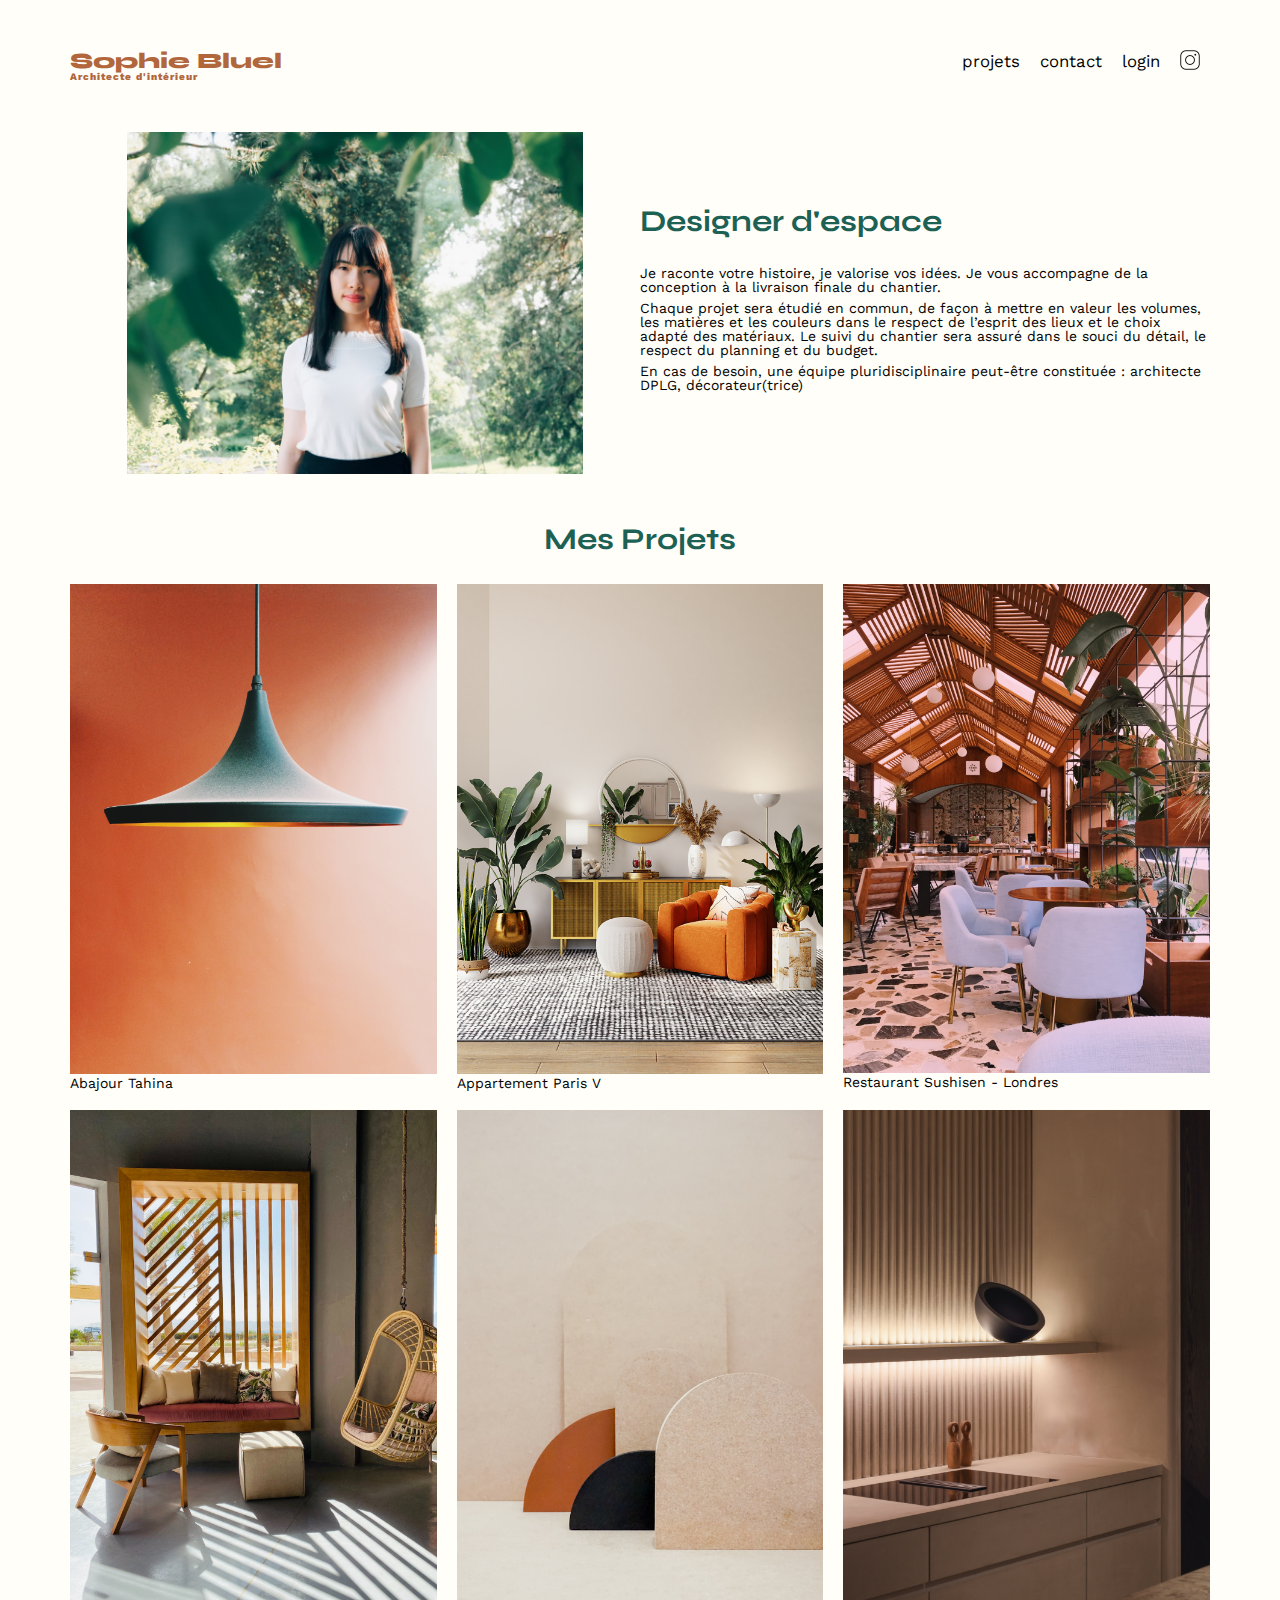
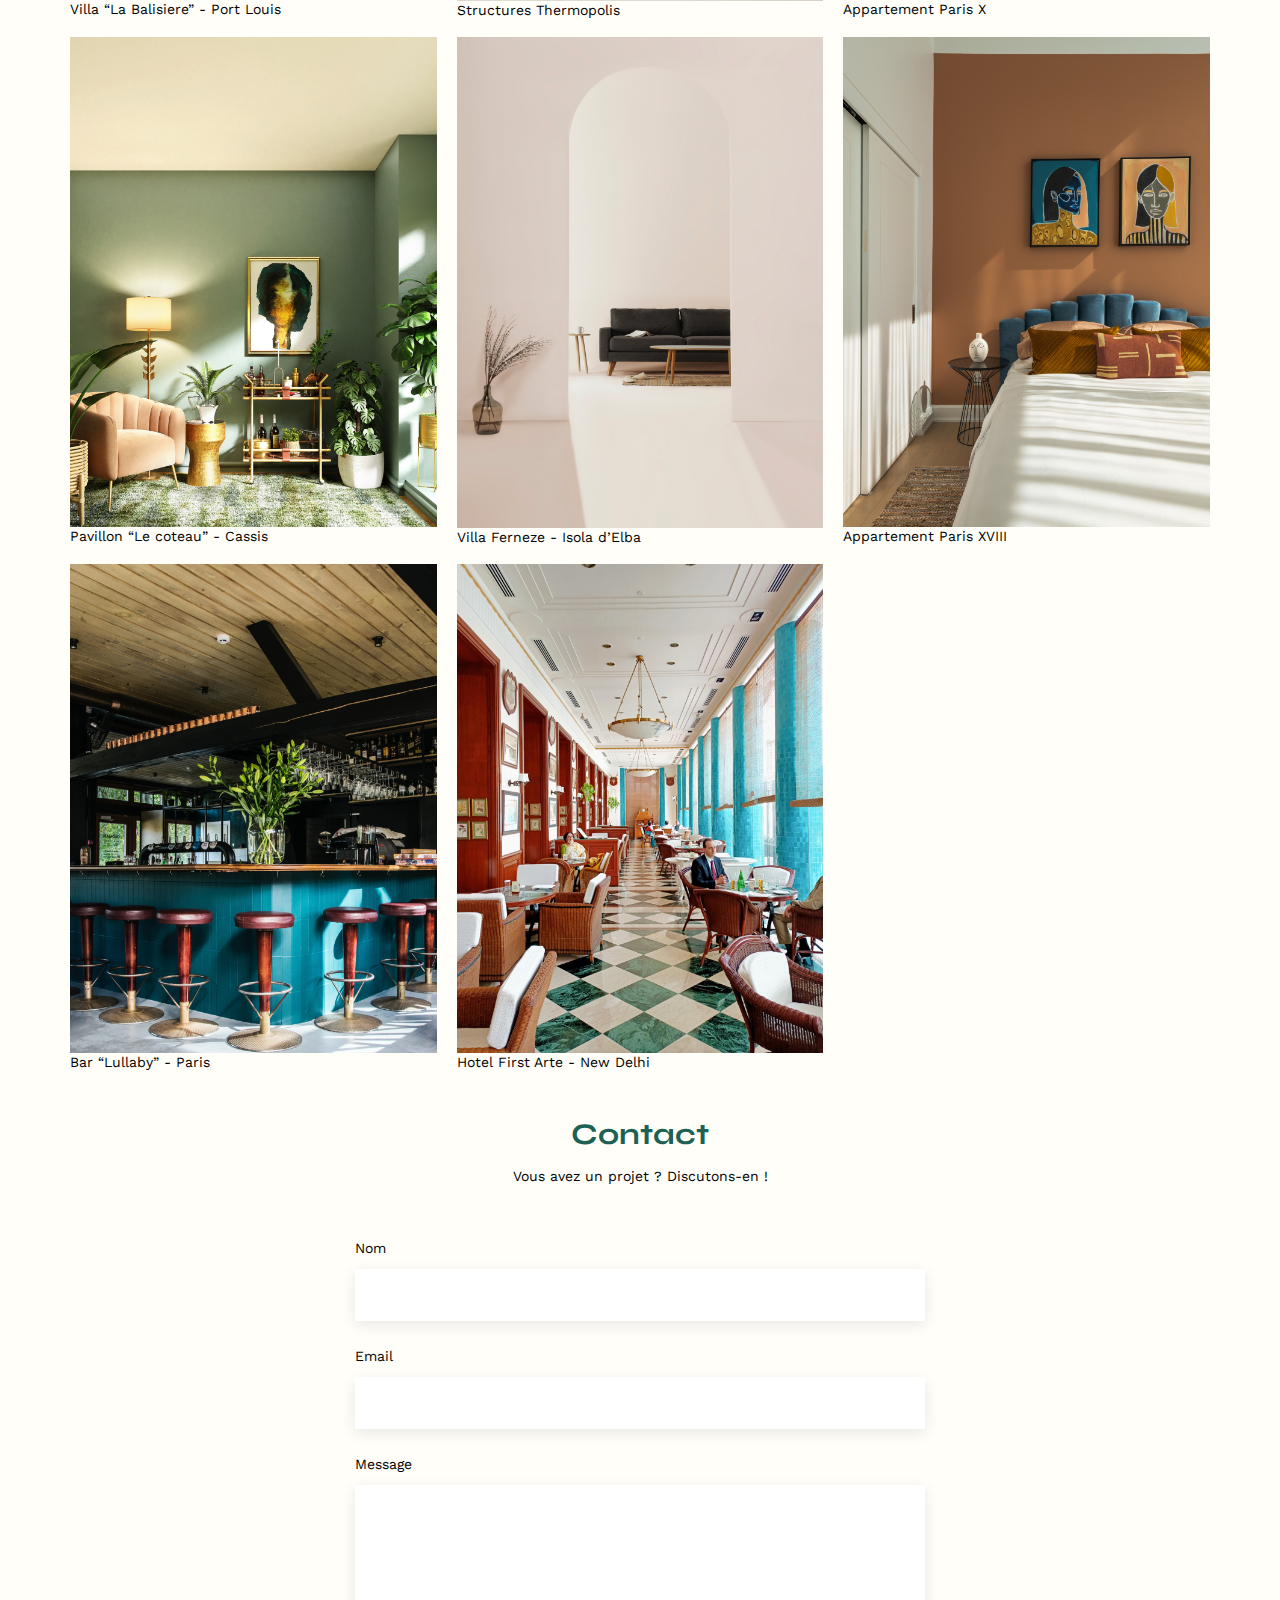
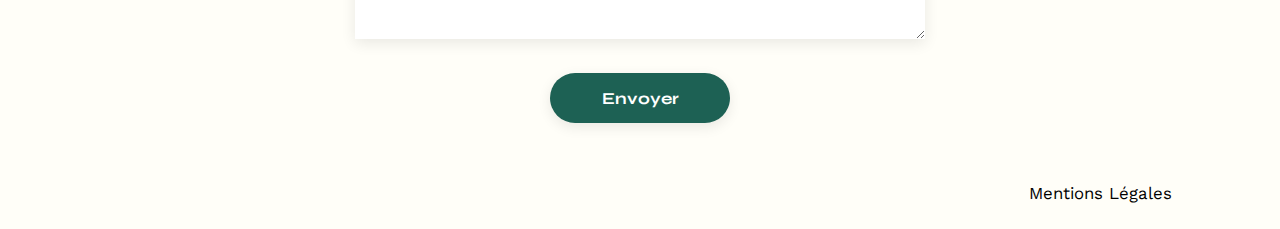
<file: FrontEnd/index.html>
<!DOCTYPE html>
<html lang="fr">
<head>
	<meta charset="UTF-8">
	<title>Sophie Bluel - Architecte d'intérieur</title>
	<meta name="viewport" content="width=device-width, initial-scale=1.0">
	<link rel="preconnect" href="https://fonts.googleapis.com">
	<link rel="preconnect" href="https://fonts.gstatic.com" crossorigin>
	<link href="https://fonts.googleapis.com/css2?family=Syne:wght@700;800&family=Work+Sans&display=swap" rel="stylesheet">
	<meta name="description" content="">
	<link rel="stylesheet" href="./assets/style.css">
</head>
<body>
<header>
	<h1>Sophie Bluel <span>Architecte d'intérieur</span></h1>
	<nav>
		<ul>
			<li>projets</li>
			<li>contact</li>
			<li>login</li>
			<li><img src="./assets/icons/instagram.png" alt="Instagram"></li>
		</ul>
	</nav>
</header>
<main>
	<section id="introduction">
		<figure>
			<img src="./assets/images/sophie-bluel.png" alt="">
		</figure>
		<article>
			<h2>Designer d'espace</h2>
			<p>Je raconte votre histoire, je valorise vos idées. Je vous accompagne de la conception à la livraison finale du chantier.</p>
			<p>Chaque projet sera étudié en commun, de façon à mettre en valeur les volumes, les matières et les couleurs dans le respect de l’esprit des lieux et le choix adapté des matériaux. Le suivi du chantier sera assuré dans le souci du détail, le respect du planning et du budget.</p>
			<p>En cas de besoin, une équipe pluridisciplinaire peut-être constituée : architecte DPLG, décorateur(trice)</p>
		</article>
	</section>
	<section id="portfolio">
		<h2>Mes Projets</h2>
		<div class="gallery">
			<figure>
				<img src="assets/images/abajour-tahina.png" alt="Abajour Tahina">
				<figcaption>Abajour Tahina</figcaption>
			</figure>
			<figure>
				<img src="assets/images/appartement-paris-v.png" alt="Appartement Paris V">
				<figcaption>Appartement Paris V</figcaption>
			</figure>
			<figure>
				<img src="assets/images/restaurant-sushisen-londres.png" alt="Restaurant Sushisen - Londres">
				<figcaption>Restaurant Sushisen - Londres</figcaption>
			</figure>
			<figure>
				<img src="assets/images/la-balisiere.png" alt="Villa “La Balisiere” - Port Louis">
				<figcaption>Villa “La Balisiere” - Port Louis</figcaption>
			</figure>
			<figure>
				<img src="assets/images/structures-thermopolis.png" alt="Structures Thermopolis">
				<figcaption>Structures Thermopolis</figcaption>
			</figure>
			<figure>
				<img src="assets/images/appartement-paris-x.png" alt="Appartement Paris X">
				<figcaption>Appartement Paris X</figcaption>
			</figure>
			<figure>
				<img src="assets/images/le-coteau-cassis.png" alt="Pavillon “Le coteau” - Cassis">
				<figcaption>Pavillon “Le coteau” - Cassis</figcaption>
			</figure>
			<figure>
				<img src="assets/images/villa-ferneze.png" alt="Villa Ferneze - Isola d’Elba">
				<figcaption>Villa Ferneze - Isola d’Elba</figcaption>
			</figure>
			<figure>
				<img src="assets/images/appartement-paris-xviii.png" alt="Appartement Paris XVIII">
				<figcaption>Appartement Paris XVIII</figcaption>
			</figure>
			<figure>
				<img src="assets/images/bar-lullaby-paris.png" alt="Bar “Lullaby” - Paris">
				<figcaption>Bar “Lullaby” - Paris</figcaption>
			</figure>
			<figure>
				<img src="assets/images/hotel-first-arte-new-delhi.png" alt="Hotel First Arte - New Delhi">
				<figcaption>Hotel First Arte - New Delhi</figcaption>
			</figure>
		</div>
	</section>
	<section id="contact">
		<h2>Contact</h2>
		<p>Vous avez un projet ? Discutons-en !</p>
		<form action="#" method="post">
			<label for="name">Nom</label>
			<input type="text" name="name" id="name">
			<label for="email">Email</label>
			<input type="email" name="email" id="email">
			<label for="message">Message</label>
			<textarea name="message" id="message" cols="30" rows="10"></textarea>
			<input type="submit" value="Envoyer">
		</form>
	</section>
</main>

<footer>
	<nav>
		<ul>
			<li>Mentions Légales</li>
		</ul>
	</nav>
</footer>
</body>
</html>
</file>
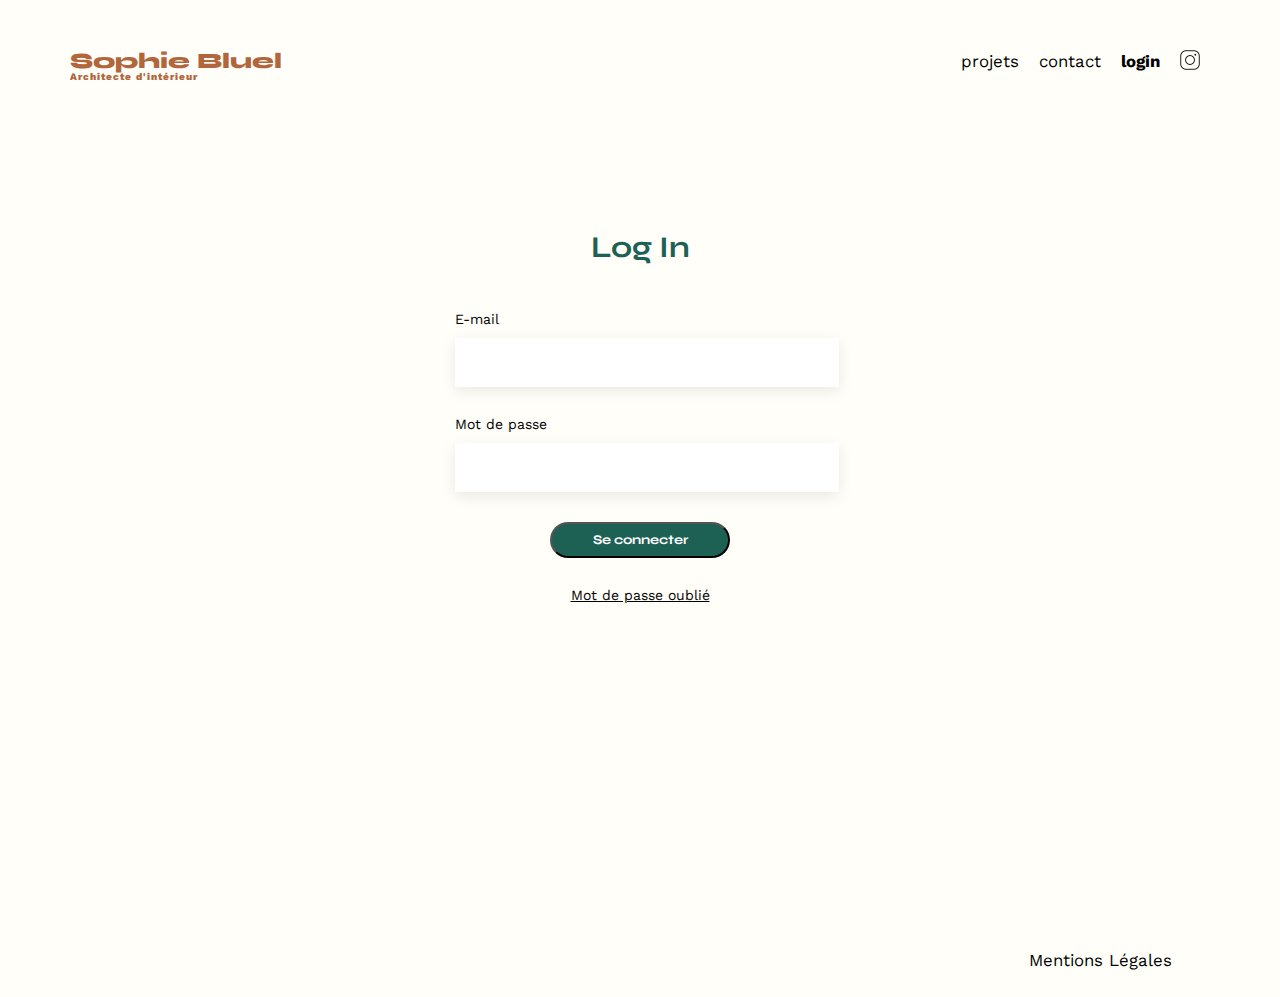
<file: FrontEnd/login.html>
<!DOCTYPE html>
<html lang="fr">
<head>
	<meta charset="UTF-8">
	<title>Sophie Bluel - Architecte d'intérieur</title>
	<meta name="viewport" content="width=device-width, initial-scale=1.0">
	<link rel="preconnect" href="https://fonts.googleapis.com">
	<link rel="preconnect" href="https://fonts.gstatic.com" crossorigin>
	<link href="https://fonts.googleapis.com/css2?family=Syne:wght@700;800&family=Work+Sans&display=swap" rel="stylesheet">
	<meta name="description" content="">
	<link rel="stylesheet" href="./assets/style.css">
	<script type="module" src="assets/main.js" defer></script>
</head>


<body>
    <header>
        <h1>Sophie Bluel <span>Architecte d'intérieur</span></h1>
        <nav>
            <ul>
                <li><a href="index.html">projets</a></li>
                <li>contact</li>
                <li class="bold">login</li>
                <li><img src="./assets/icons/instagram.png" alt="Instagram"></li>
            </ul>
        </nav>
    </header>
    
    <main>
        <section class="login">
            <h2>Log In</h2>
            <div class="login__form">
                <div class="login__inputs">
                    <label for="email">E-mail</label>
                    <input type="email" name="email" id="email">
                </div>
                <div class="login__inputs">
                    <label for="password">Mot de passe</label>
                    <input type="password" name="password" id="password">
                </div>
                <button>Se connecter</button>
                <a href="#">Mot de passe oublié</a>
            </div>
        </section>
    </main>

    <footer>
        <nav>
            <ul>
                <li>Mentions Légales</li>
            </ul>
        </nav>
    </footer>
</body>
</file>
<file: FrontEnd/assets/style.css>
/* http://meyerweb.com/eric/tools/css/reset/
   v2.0 | 20110126
   License: none (public domain)
*/

html, body, div, span, applet, object, iframe,
h1, h2, h3, h4, h5, h6, p, blockquote, pre,
a, abbr, acronym, address, big, cite, code,
del, dfn, em, img, ins, kbd, q, s, samp,
small, strike, strong, sub, sup, tt, var,
b, u, i, center,
dl, dt, dd, ol, ul, li,
fieldset, form, label, legend,
table, caption, tbody, tfoot, thead, tr, th, td,
article, aside, canvas, details, embed,
figure, figcaption, footer, header, hgroup,
menu, nav, output, ruby, section, summary,
time, mark, audio, video {
	margin: 0;
	padding: 0;
	border: 0;
	font-size: 100%;
	font: inherit;
	vertical-align: baseline;
}
/* HTML5 display-role reset for older browsers */
article, aside, details, figcaption, figure,
footer, header, hgroup, menu, nav, section {
	display: block;
}
body {
	line-height: 1;
}
ol, ul {
	list-style: none;
}
blockquote, q {
	quotes: none;
}
blockquote:before, blockquote:after,
q:before, q:after {
	content: '';
	content: none;
}
table {
	border-collapse: collapse;
	border-spacing: 0;
}
/** end reset css**/
body {
	max-width: 1140px;
	margin:auto;
	font-family: 'Work Sans' ;
	font-size: 14px;
	background-color: #FFFEF8;
}
header {
	display: flex;
	justify-content: space-between;
	flex-wrap: wrap;
	margin: 50px 0px;
}
.header2 {
	margin: 0px;
}
section {
	margin: 50px 0
}
a {
	text-decoration: none;
	color: black
}

h1{
	display: flex;
	flex-direction: column;
	font-family: 'Syne';
	font-size: 22px;
	font-weight: 800;
	color: #B1663C
}

h1 > span {
	font-family: 'Work Sans';
	font-size:10px;
	letter-spacing: 0.1em;
;
}

h2{
	font-family: 'Syne';
	font-weight: 700;
	font-size: 30px;
	color: #1D6154
}

nav ul {
	display: flex;
	align-items: center;
	list-style-type: none;

}
nav li {
	padding: 0 10px;
	font-size: 1.2em;
}

nav li img {
	max-width: 20px;
}

li:hover {
	color: #B1663C;
}
li a:hover {
	color: #B1663C;
}
#introduction {
	display: flex;
	align-items: center;
}
#introduction figure {
	flex: 1
}
#introduction img {
	display: block;
	margin: auto;
	width: 80%;
}

#introduction article {
	flex: 1
}
#introduction h2 {
	margin-bottom: 1em;
}

#introduction p {
	margin-bottom: 0.5em;
}

#portfolio {
	position: relative;
}
#portfolio h2 {
	text-align: center;
	margin-bottom: 1em;
}

.bold {
	font-weight: bold;
}

.none {
	display: none;
}

.filters {
	display: flex;
	justify-content: center;
	align-items: center;
	width: auto;
	height: auto;
	max-height: 38px;
	gap: 10px;
	margin: 50px 270px;
}

.filters button {
	font-family: 'Syne';
	font-size: 16px;
	width: auto;
	min-width: 100px;
	background-color: #fff;
	color: #1D6154;
	border: 1px solid #1D6154;
	cursor: pointer;
	border-radius: 30px;
	padding: 10px;
}

.filters .selected {
	background-color: #1D6154;
	color: #fff;
}

.gallery {
	width: 100%;
	display: grid;
	grid-template-columns: 1fr 1fr 1fr;
	grid-column-gap: 20px;
	grid-row-gap: 20px;
}

.gallery img {
	width: 100%;

}
#contact {
	width: 50%;
margin: auto;
}
#contact > * {
	text-align: center;

}
#contact h2{
	margin-bottom: 20px;
}
#contact form {
	text-align: left;
	margin-top:30px;
	display: flex;
	flex-direction: column;
}

#contact input {
	height: 50px;
	font-size: 1.2em;
	border: none;
	box-shadow: 0px 4px 14px rgba(0, 0, 0, 0.09);
}
#contact label {
	margin: 2em 0 1em 0;
}
#contact textarea {
	border: none;
	box-shadow: 0px 4px 14px rgba(0, 0, 0, 0.09);
}

input[type="submit"]{
	font-family: 'Syne';
	font-weight: 700;
	color: white;
	background-color: #1D6154;
	margin : 2em auto ;
	width: 180px;
	text-align: center;
	border-radius: 60px ;
}

footer nav ul {
	display: flex;
	justify-content: flex-end;
	margin: 2em
}


/* Style for the log in page */
.login {
	display: flex;
	flex-direction: column;
	justify-content: center;
	align-items: center;
	margin: 150px 200px 350px 200px;
}

.error {
	background-color: red;
	color: white;
	margin-bottom: 30px;
	padding: 10px;
}

.login h2 {
	margin-bottom: 50px;
}

.login__form {
	display: flex;
	flex-direction: column;
	justify-content: center;
	align-items: center;
	gap: 30px;
	width: 100%;
}

.login__inputs {
	display: flex;
	flex-direction: column;
	gap: 5px;
	width: 100%;
	height: 75px;
	padding-left: 50%;
}

.login__inputs label {
	margin-bottom: 7px;
}

.login__inputs input {
	max-width: 380px;
	width: 100%;
	max-height: 51px;
	height: 100%;
	box-shadow: 0px 4px 14px 0px #00000017;
	border: none;
}

.login button, .modal button {
	font-family: 'Syne';
	font-weight: 700;
	color: white;
	background-color: #1D6154;
	width: 180px;
	text-align: center;
	border-radius: 60px ;
	padding: 8px;
	cursor: pointer;
}

.login a {
	text-decoration: underline;
}

/* Style for the edit page */

.edit__header {
	display: flex;
	justify-content: center;
	align-items: center;
	gap: 10px;
	padding: 20px;
	margin-bottom: 30px;
	width: 100%;
	background-color: black;
	color: white;
}

.edit__header i {
	color: white;
}

.edit__portfolio {
	display: flex;
	position: absolute;
	flex-direction: row;
	top: 10px;
	right: 32%;
	gap: 10px;
}

/* Style for the modal */

.modal {
	position: fixed;
	top: 0;
	left: 0;
	width: 100%;
	height: 100%;
	justify-content: center;
	align-items: center;
	display: none;
	z-index: 999;
}

.modal__content {
	position: relative;
	width: 100%;
	height: 100%;
	max-width: 630px;
	max-height: fit-content;
	border-radius: 10px;
	background-color: white;
	padding: 45px;
	display: flex;
	flex-direction: column;
	align-items: center;
}

.modal__content h3 {
	margin-top: 15px;
	font-size: 26px;
	font-weight: 400;
}

.modal__content .fa-xmark {
	position: absolute;
	right: 25px;
	font-size: 20px;
	cursor: pointer;
}

.gallery2 {
	display: grid;
	grid-template-columns: repeat(5, 1fr);
	gap: 20px;
	margin: 46px 0px 38px 0px;
	padding-bottom: 67.3px;
	border-bottom: solid lightgray;
}

.gallery2 figure {
	position: relative;
	width: 100%;
	max-width: 76.5px;
}

.gallery2 img {
	width: 100%;
	max-width: 76.5px;
	max-height: 102.5px;
}

.fa-trash {
	cursor: pointer;
	color: white;
	background-color: black;
	border-radius: 3px;
	font-size: 10px;
	padding: 5px;
	position: absolute;
	right: 5px;
	top: 6px;
}

.modal__border {
    position: absolute;
    top: 0;
    left: 0;
    width: 100%;
    height: 100%;
    background: rgba(0, 0, 0, 0.5);
    z-index: -1;
}
</file>
